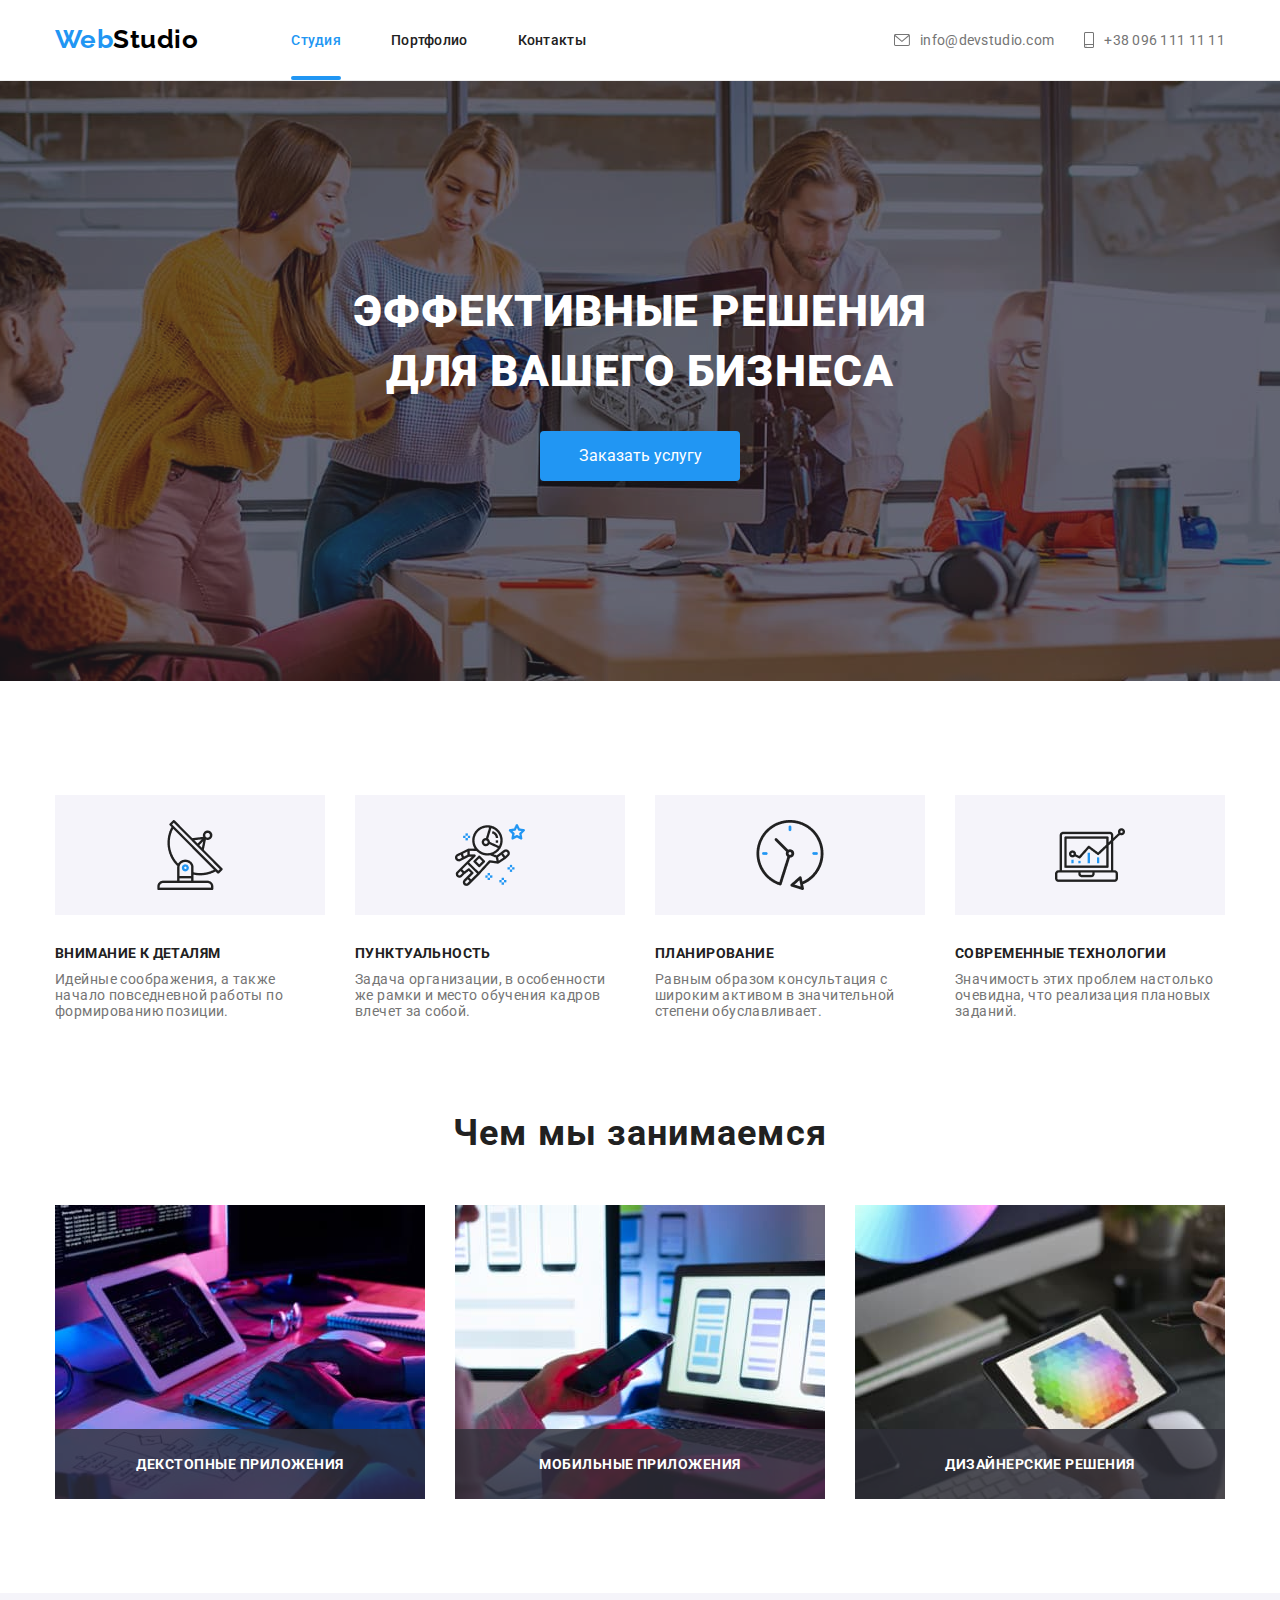
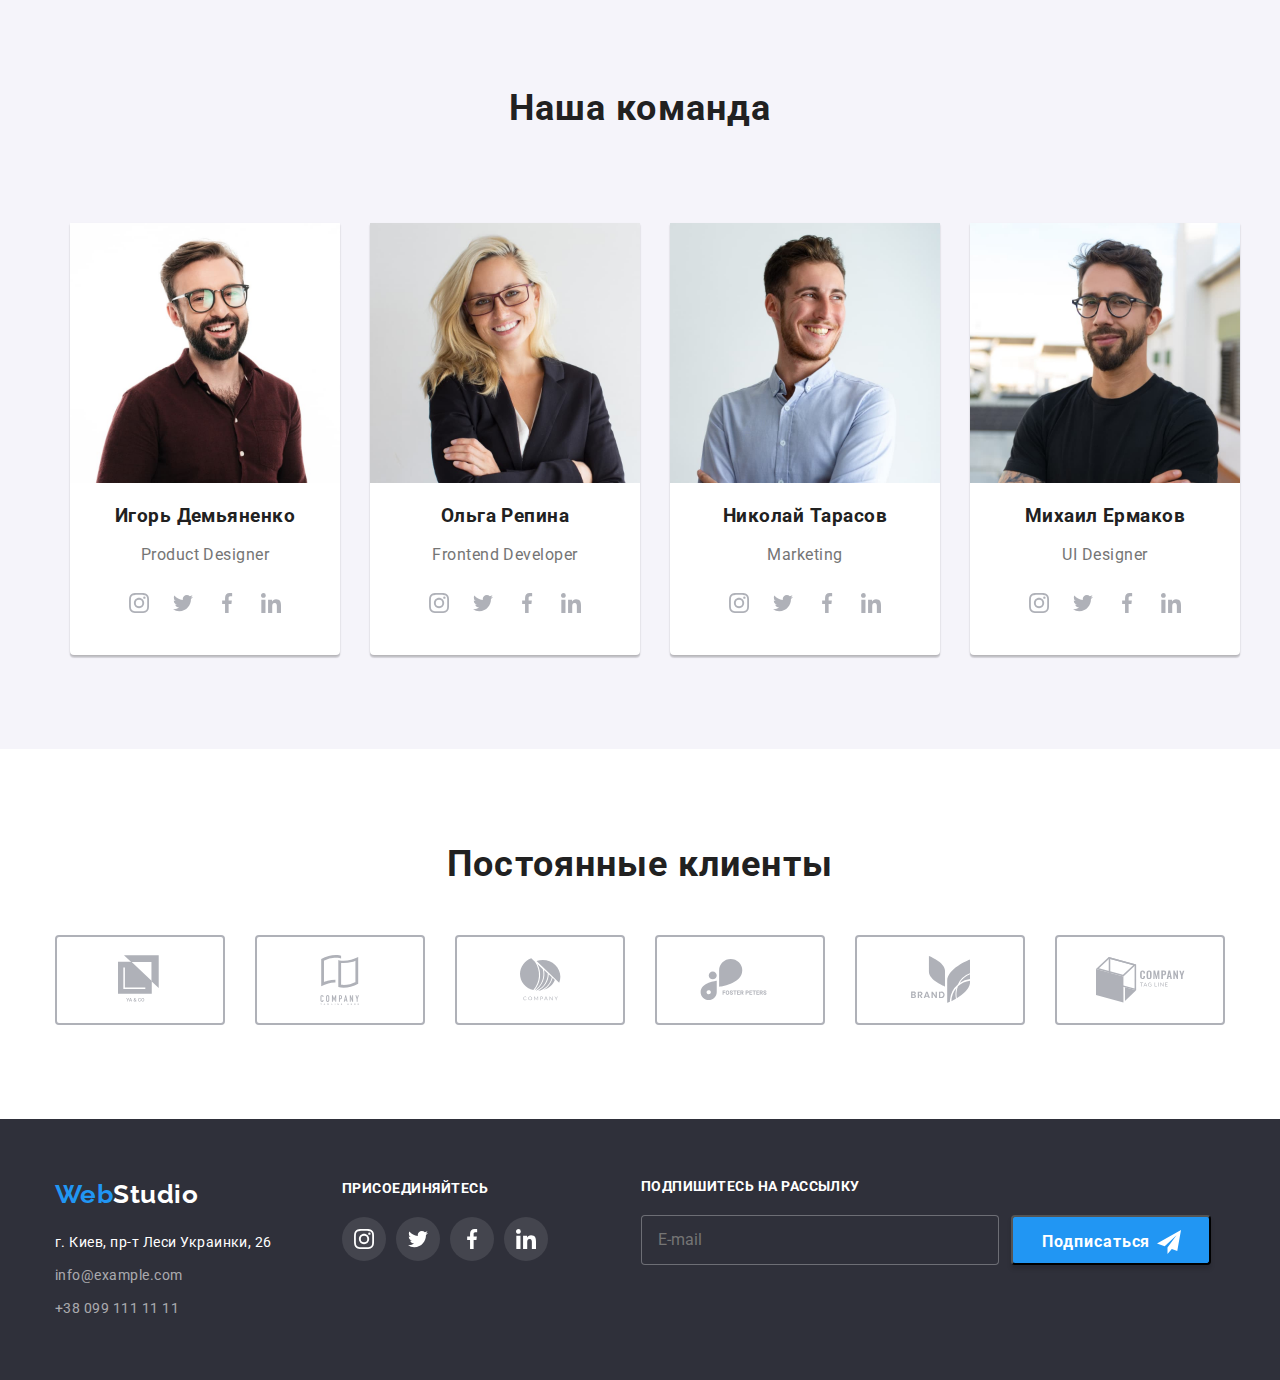
<file: index.html>
<!DOCTYPE html>
<html lang="ru">
  <head>
    <meta charset="UTF-8" />
    <meta name="viewport" content="width=device-width, initial-scale=1.0" />
    <link
      rel="stylesheet"
      href="https://cdnjs.cloudflare.com/ajax/libs/modern-normalize/1.0.0/modern-normalize.css"
    />
    <link
      href="https://fonts.googleapis.com/css2?family=Raleway:wght@300;400;500;700&family=Roboto:wght@300;400;500;700&display=swap"
      rel="stylesheet"
    />
    <link
      rel="stylesheet"
      href="https://cdnjs.cloudflare.com/ajax/libs/modern-normalize/1.0.0/modern-normalize.min.css"
    />
    <link rel="stylesheet" href="./css/main.min.css" />
    <title>WebStudio</title>
  </head>

  <body>
    <header class="header-page">
      <div class="container">
        <nav>
          <a href="./index.html" class="logo link"
            ><span class="logo-start">Web</span>Studio</a
          >

          <ul class="site-nav list">
            <li><a href="" class="link current">Студия</a></li>
            <li><a href="./portfolio.html" class="link">Портфолио</a></li>
            <li><a href="" class="link">Контакты</a></li>
          </ul>
        </nav>

        <address class="address top">
          <ul class="contact list">
            <li class="address-list-top">
              <a href="mailto:info@devstudio.com" class="link">
                <svg class="icon-envelope">
                  <use
                    href="./images/sprite-svg/sprite.svg#icon-envelope"
                  ></use>
                </svg>
                info@devstudio.com</a
              >
            </li>
            <li class="address-list-top">
              <a href="tel:+380961111111" class="link">
                <svg class="icon-smartphone">
                  <use
                    href="./images/sprite-svg/sprite.svg#icon-smartphone"
                  ></use>
                </svg>
                +38 096 111 11 11</a
              >
            </li>
          </ul>
        </address>
      </div>
    </header>

    <main>
      <section class="hero">
        <div class="container">
          <h1 class="hero-title">Эффективные решения <br> для вашего бизнеса</h1>
          <button type="button" class="button" data-modal-open>Заказать услугу</button>
        </div>
      </section>

      <section class="section">
        <h2 hidden>наши преимущества</h2>

        <div class="container advantages-list">
          <ul class="advantages list">
            <li class="icon-antenna">
              <h3 class="section-title">Внимание к деталям</h3>
              <p>
                Идейные соображения, а также начало повседневной работы по
                формированию позиции.
              </p>
            </li>
            <li class="icon-astronaut">
              <h3 class="section-title">Пунктуальность</h3>
              <p>
                Задача организации, в особенности же рамки и место обучения
                кадров влечет за собой.
              </p>
            </li>
            <li class="icon-clock">
              <h3 class="section-title">Планирование</h3>
              <p>
                Равным образом консультация с широким активом в значительной
                степени обуславливает.
              </p>
            </li>
            <li class="icon-diagram">
              <h3 class="section-title">Современные технологии</h3>
              <p>
                Значимость этих проблем настолько очевидна, что реализация
                плановых заданий.
              </p>
            </li>
          </ul>
        </div>
      </section>

      <section class="section">
        <div class="container works">
          <h2 class="section-title">Чем мы занимаемся</h2>

          <ul class="work list">
            <li>
              <img
                class="works-img"
                src="./images/images-box/box1.jpg"
                alt=""
                width="370"
                height="294"
              />
              <div class="work-title">
                <p>декстопные приложения</p>
              </div>
            </li>
            <li>
              <img
                class="works-img"
                src="./images/images-box/box2.jpg"
                alt=""
                width="370"
                height="294"
              />
              <div class="work-title">
                <p>мобильные приложения</p>
              </div>
            </li>
            <li>
              <img
                class="works-img"
                src="./images/images-box/box3.jpg"
                alt=""
                width="370"
                height="294"
              />
              <div class="work-title">
                <p>дизайнерские решения</p>
              </div>
            </li>
          </ul>
        </div>
      </section>

      <section class="section staff-section">
        <div class="container staff">
          <h2 class="section-title">Наша команда</h2>

          <div class="staff-list">
            <ul class="staff list">
              <li class="staff-people">
                <img
                  src="./images/images-person/person1.jpg"
                  alt="Игорь Демьяненко"
                />
                <h3 class="section-title">Игорь Демьяненко</h3>
                <p lang="en">Product Designer</p>
                <div class="social-link">
                  <a href="" class="social-link-thumb" target="_blank">
                    <svg>
                      <use
                        href="./images/sprite-svg/sprite.svg#icon-instagram"
                      ></use>
                    </svg>
                  </a>
                  <a href="" class="social-link-thumb" target="_blank">
                    <svg>
                      <use
                        href="./images/sprite-svg/sprite.svg#icon-twitter"
                      ></use>
                    </svg>
                  </a>
                  <a href="" class="social-link-thumb" target="_blank">
                    <svg>
                      <use
                        href="./images/sprite-svg/sprite.svg#icon-facebook"
                      ></use>
                    </svg>
                  </a>
                  <a href="" class="social-link-thumb" target="_blank">
                    <svg>
                      <use
                        href="./images/sprite-svg/sprite.svg#icon-linkedin"
                      ></use>
                    </svg>
                  </a>
                </div>
              </li>
              <li class="staff-people">
                <img
                  src="./images/images-person/person2.jpg"
                  alt="Ольга Репина"
                />
                <h3 class="section-title">Ольга Репина</h3>
                <p lang="en">Frontend Developer</p>
                <div class="social-link">
                  <a href="" class="social-link-thumb" target="_blank">
                    <svg>
                      <use
                        href="./images/sprite-svg/sprite.svg#icon-instagram"
                      ></use>
                    </svg>
                  </a>
                  <a href="" class="social-link-thumb" target="_blank">
                    <svg>
                      <use
                        href="./images/sprite-svg/sprite.svg#icon-twitter"
                      ></use>
                    </svg>
                  </a>
                  <a href="" class="social-link-thumb" target="_blank">
                    <svg>
                      <use
                        href="./images/sprite-svg/sprite.svg#icon-facebook"
                      ></use>
                    </svg>
                  </a>
                  <a href="" class="social-link-thumb" target="_blank">
                    <svg>
                      <use
                        href="./images/sprite-svg/sprite.svg#icon-linkedin"
                      ></use>
                    </svg>
                  </a>
                </div>
              </li>
              <li class="staff-people">
                <img
                  src="./images/images-person/person3.jpg"
                  alt="Николай Тарасов"
                />
                <h3 class="section-title">Николай Тарасов</h3>
                <p lang="en">Marketing</p>
                <div class="social-link">
                  <a href="" class="social-link-thumb" target="_blank">
                    <svg>
                      <use
                        href="./images/sprite-svg/sprite.svg#icon-instagram"
                      ></use>
                    </svg>
                  </a>
                  <a href="" class="social-link-thumb" target="_blank">
                    <svg>
                      <use
                        href="./images/sprite-svg/sprite.svg#icon-twitter"
                      ></use>
                    </svg>
                  </a>
                  <a href="" class="social-link-thumb" target="_blank">
                    <svg>
                      <use
                        href="./images/sprite-svg/sprite.svg#icon-facebook"
                      ></use>
                    </svg>
                  </a>
                  <a href="" class="social-link-thumb" target="_blank">
                    <svg>
                      <use
                        href="./images/sprite-svg/sprite.svg#icon-linkedin"
                      ></use>
                    </svg>
                  </a>
                </div>
              </li>
              <li class="staff-people">
                <img
                  src="./images/images-person/person4.jpg"
                  alt="Михаил Ермаков"
                />
                <h3 class="section-title">Михаил Ермаков</h3>
                <p lang="en">UI Designer</p>
                <div class="social-link">
                  <a href="" class="social-link-thumb" target="_blank">
                    <svg>
                      <use
                        href="./images/sprite-svg/sprite.svg#icon-instagram"
                      ></use>
                    </svg>
                  </a>
                  <a href="" class="social-link-thumb" target="_blank">
                    <svg>
                      <use
                        href="./images/sprite-svg/sprite.svg#icon-twitter"
                      ></use>
                    </svg>
                  </a>
                  <a href="" class="social-link-thumb" target="_blank">
                    <svg>
                      <use
                        href="./images/sprite-svg/sprite.svg#icon-facebook"
                      ></use>
                    </svg>
                  </a>
                  <a href="" class="social-link-thumb" target="_blank">
                    <svg>
                      <use
                        href="./images/sprite-svg/sprite.svg#icon-linkedin"
                      ></use>
                    </svg>
                  </a>
                </div>
              </li>
            </ul>
          </div>
        </div>
      </section>

      <section class="clients">
        <div class="container">
          <h2 class="section-title">Постоянные клиенты</h2>

          <ul class="list">
            <li>
              <a class="clients-pic" href="">
                <svg width="45px" height="50px">
                  <use href="./images/sprite-svg/sprite.svg#icon-logo-1"></use>
                </svg>
              </a>
            </li>
            <li>
              <a class="clients-pic" href="">
                <svg width="40px" height="50px">
                  <use href="./images/sprite-svg/sprite.svg#icon-logo-2"></use>
                </svg>
              </a>
            </li>
            <li>
              <a class="clients-pic" href="">
                <svg width="41px" height="43px">
                  <use href="./images/sprite-svg/sprite.svg#icon-logo-3"></use>
                </svg>
              </a>
            </li>
            <li>
              <a class="clients-pic" href="">
                <svg width="80px" height="42px">
                  <use href="./images/sprite-svg/sprite.svg#icon-logo-4"></use>
                </svg>
              </a>
            </li>
            <li>
              <a class="clients-pic" href="">
                <svg width="59px" height="47px">
                  <use href="./images/sprite-svg/sprite.svg#icon-logo-5"></use>
                </svg>
              </a>
            </li>
            <li>
              <a class="clients-pic" href="">
                <svg width="89px" height="46px">
                  <use href="./images/sprite-svg/sprite.svg#icon-logo-6"></use>
                </svg>
              </a>
            </li>
          </ul>
        </div>
      </section>
    </main>

    <footer>
      <div class="container">
       
            <address class="address-bottom">
              <div class="footer-address">
                <a href="./index.html" class="logo link" target="_blank"><span class="logo-start">Web</span><span
                    class="logo-end">Studio</span></a>
              </div>

              <ul class="address list">
                <li class="address-list">
                  <a href="https://goo.gl/maps/NCRkNM8AswAMd2es7" class="address-start link" target="_blank">г. Киев, пр-т Леси
                    Украинки, 26</a>
                </li>
                <li class="address-list">
                  <a href="mailto:info@example.com" class="address-end link" target="_blank">info@example.com</a>
                </li>
                <li class="address-list">
                  <a href="tel:+380991111111" class="address-end link" target="_blank">+38 099 111 11 11</a>
                </li>
              </ul>
            </address>

            <div class="social-links-footer">
              <strong class="phrase">присоединяйтесь</strong>
              <div class="sl-footer">
                <a href="https://www.instagram.com/" class="sl-thumb" target="_blank">
                  <svg>
                    <use href="./images/sprite-svg/sprite.svg#icon-instagram"></use>
                  </svg>
                </a>
                <a href="https://twitter.com/" class="sl-thumb" target="_blank">
                  <svg>
                    <use href="./images/sprite-svg/sprite.svg#icon-twitter"></use>
                  </svg>
                </a>
                <a href="https://www.facebook.com/" class="sl-thumb" target="_blank">
                  <svg>
                    <use href="./images/sprite-svg/sprite.svg#icon-facebook"></use>
                  </svg>
                </a>
                <a href="https://www.linkedin.com/" class="sl-thumb" target="_blank">
                  <svg>
                    <use href="./images/sprite-svg/sprite.svg#icon-linkedin"></use>
                  </svg>
                </a>
              </div>
            </div>

            <form action="#" class="footer-form">
              <div class="form-field">
                <label class="footer-form-phrase">подпишитесь на рассылку</label>
                <input type="text" class="footer-input" placeholder="E-mail">
              </div>
            
            <button type="submit" class="footer-btn">Подписаться
              <svg class="footer-icon">
                <use href="./images/sprite-svg/sprite.svg#icon-send"></use>
              </svg>
            </button>
            
            </form>
      </div>
    </footer>

    <div class="backdrop is-hidden" data-modal>
      <div class="modal">
        <button type="button" class="close-button" data-modal-close>
            <svg>
              <use href="./images/sprite-svg/sprite.svg#icon-vector"></use>
            </svg>
        </button>

        <form action="#" class="form-modal">
          <h2 class="modal-form-title">Оставьте свои данные, мы вам перезвоним</h2>

          <div class="form-field">
            <label for="name" class="form-label">Имя</label>
            <input type="text" name="name" id="name">
            <div>
              <svg class="modal-icon">
                <use href="./images/sprite-svg/sprite.svg#icon-person"></use>
              </svg>
            </div>
          </div>

          <div class="form-field">
            <label for="tel" class="form-label">Телефон</label>
            <input type="tel" name="tel" id="tel">
            <div>
              <svg class="modal-icon">
                <use href="./images/sprite-svg/sprite.svg#icon-phone"></use>
              </svg>
            </div>
          </div>

          <div class="form-field">
            <label for="mail" class="form-label">Почта</label>
            <input type="mail" name="mail" id="mail">
            <div>
              <svg class="modal-icon">
                <use href="./images/sprite-svg/sprite.svg#icon-email"></use>
              </svg>
            </div>
          </div>

          <div class="form-field">
            <label for="comment" class="form-label">Комментарий</label>
            <textarea name="comment" id="comment" placeholder="Введите текст"></textarea>
          </div>

          <div class="form-field-policy">
            <input id="policy" name="policy" type="checkbox" value="yes" class="form-checkbox"/>
            <label for="policy" class="policy-label">Соглашаюсь с рассылкой и принимаю <a href="" class="policy-doc">Условия договора</a></label>
          </div>

          <button type="submit" class="modal-btn">Отправить</button>
          
        </form>
      </div>
    </div>

    <script src="./js/modal.js"></script>
  </body>
</html>
</file>
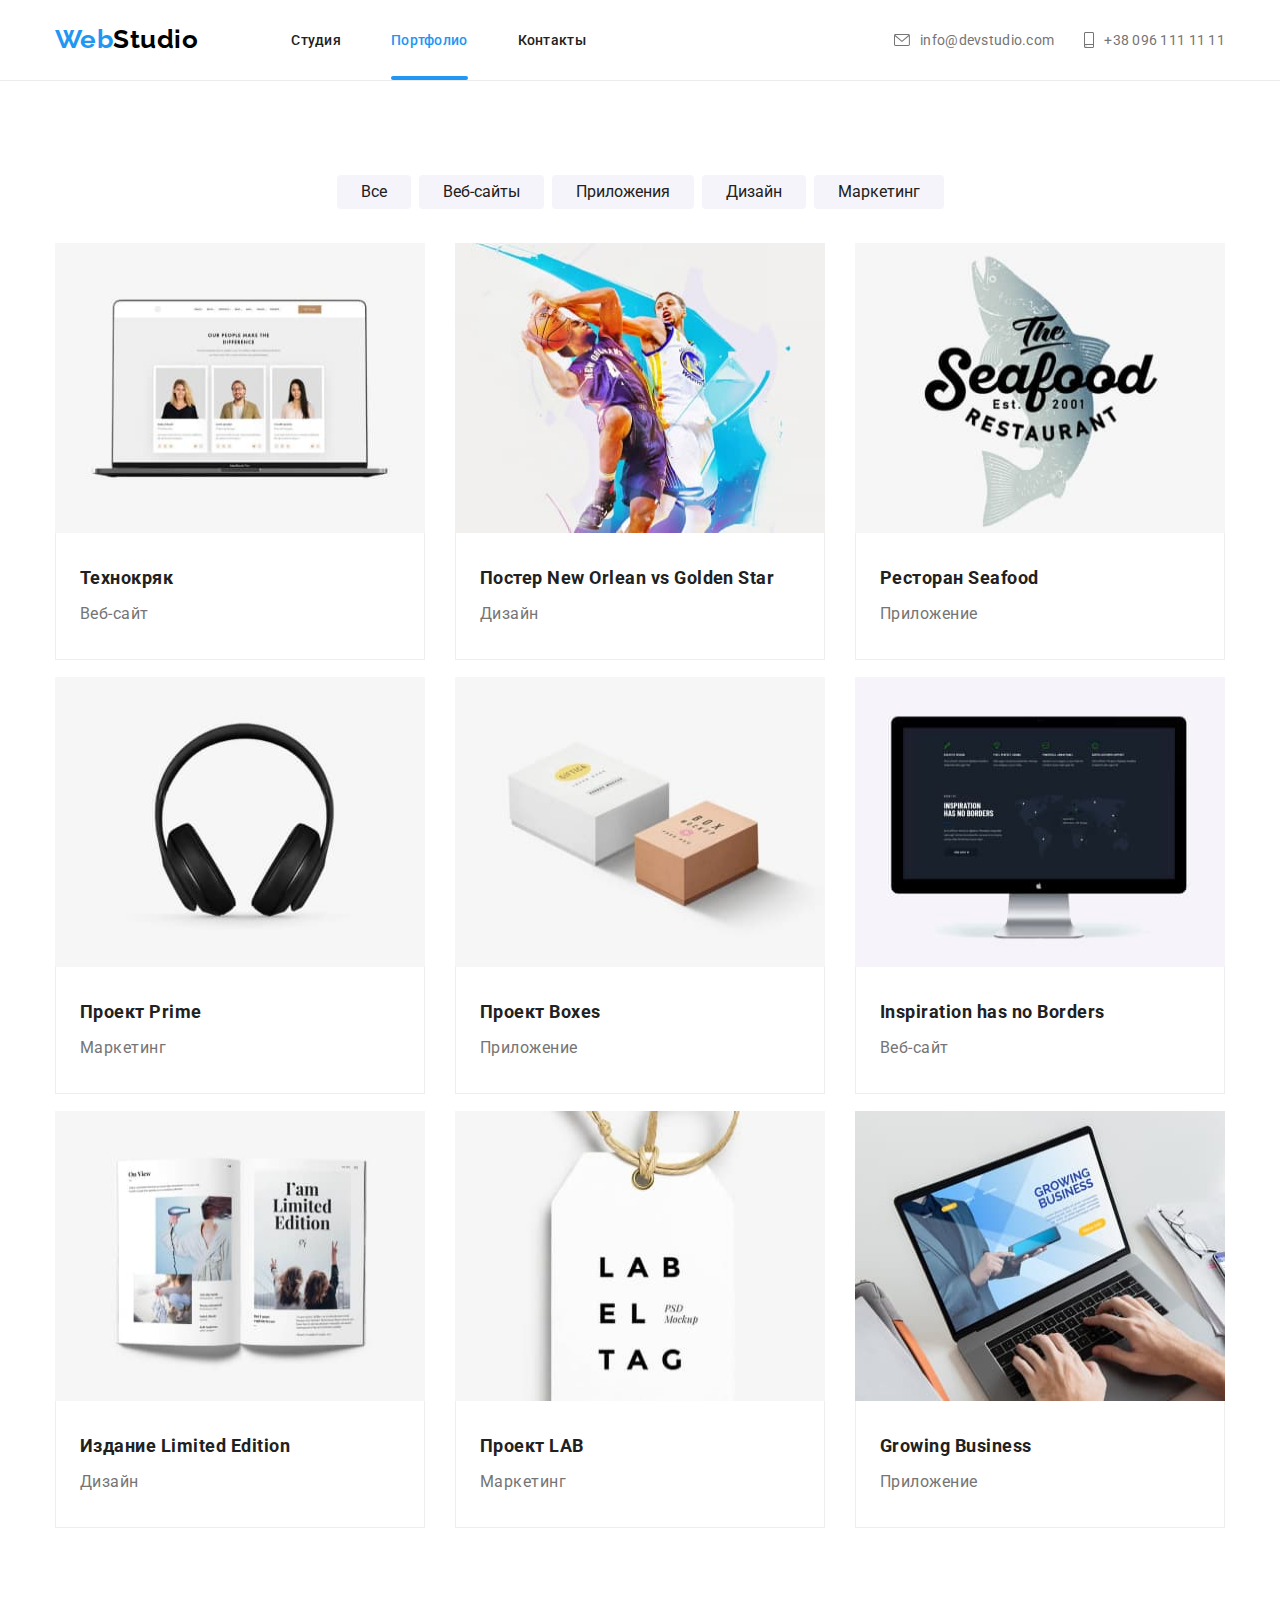
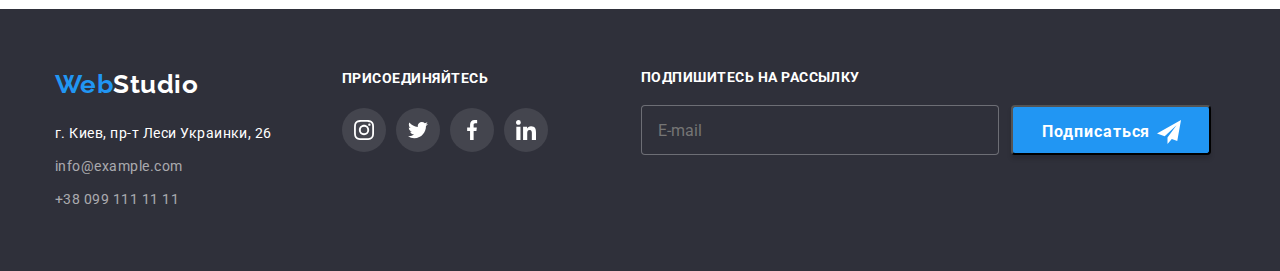
<file: portfolio.html>
<!DOCTYPE html>
<html lang="ru">
  <head>
    <meta charset="UTF-8" />
    <meta name="viewport" content="width=device-width, initial-scale=1.0" />
    <link
      rel="stylesheet"
      href="https://cdnjs.cloudflare.com/ajax/libs/modern-normalize/1.0.0/modern-normalize.css"
    />
    <link
      href="https://fonts.googleapis.com/css2?family=Raleway:wght@300;400;500;700&family=Roboto:wght@300;400;500;700&display=swap"
      rel="stylesheet"
    />
    <link
      rel="stylesheet"
      href="https://cdnjs.cloudflare.com/ajax/libs/modern-normalize/1.0.0/modern-normalize.min.css"
    />
    <link rel="stylesheet" href="./css/portfolio.min.css" />
    <title>Portfolio</title>
  </head>

  <body>
    <header class="header-page">
      <div class="container">
        <nav>
          <a href="./index.html" class="logo link""
            ><span class="logo-start">Web</span>Studio</a
          >

          <ul class="site-nav list">
            <li><a href="./index.html" class="link">Студия</a></li>
            <li>
              <a href="./portfolio.html" class="link current">Портфолио</a>
            </li>
            <li><a href="" class="link">Контакты</a></li>
          </ul>
        </nav>

        <address class="address top">
          <ul class="contact list">
            <li class="address-list-top">
              <a href="mailto:info@devstudio.com" class="link">
                <svg class="icon-envelope">
                  <use
                    href="./images/sprite-svg/sprite.svg#icon-envelope"
                  ></use>
                </svg>
                info@devstudio.com</a
              >
            </li>
            <li class="address-list-top">
              <a href="tel:+380961111111" class="link">
                <svg class="icon-smartphone">
                  <use
                    href="./images/sprite-svg/sprite.svg#icon-smartphone"
                  ></use>
                </svg>
                +38 096 111 11 11</a
              >
            </li>
          </ul>
        </address>
      </div>
    </header>
    <main>
      <div class="features container">
        <h1 hidden>функции</h1>

      <ul class="list">
        <li><button type="button">Все</button></li>
        <li><button type="button">Веб-сайты</button></li>
        <li><button type="button">Приложения</button></li>
        <li><button type="button">Дизайн</button></li>
        <li><button type="button">Маркетинг</button></li>
      </ul>  
      </div>

      <div class="projects container">
        <ul class="list">
          <li class="projects-item">
            <a href="" class="link" target="_blank">
              <div class="projects-overlay">
                <img src="./images/images-project/project1.jpg" alt="постер с баскетбольными игроками" class="projects-images" />
                <div class="overlay">
                  <p class="text">Технокряк это современная площадка распространения коронавируса. Компании используют эту платформу
                    для цифрового
                    шпионажа и атак на защищённые сервера конкурентов.</p>
                </div>
              </div>
              <div class="content-box">
                <h2 class="title">Технокряк</h2>
                <p>Веб-сайт</p>
              </div>
            </a>
          </li>
          <li class="projects-item">
            <a href="" class="link" target="_blank">
                <div class="projects-overlay">
                  <img src="./images/images-project/project2.jpg" alt="постер с баскетбольными игроками" class="projects-images" />
                  <div class="overlay">
                    <p class="text">Технокряк это современная площадка распространения коронавируса. Компании используют эту платформу для цифрового
                      шпионажа и атак на защищённые сервера конкурентов.</p>
                  </div>
                </div>
                
              <div class="content-box">
                <h2 class="title">
                  Постер <span lang="en">New Orlean vs Golden Star</span>
                </h2>
                <p>Дизайн</p>
              </div>
            </a>
          </li>
          <li class="projects-item">
            <a href="" class="link" target="_blank">
              <div class="projects-overlay">
                <img src="./images/images-project/project3.jpg" alt="постер с баскетбольными игроками" class="projects-images" />
                <div class="overlay">
                  <p class="text">Технокряк это современная площадка распространения коронавируса. Компании используют эту платформу
                    для цифрового
                    шпионажа и атак на защищённые сервера конкурентов.</p>
                </div>
              </div>
              <div class="content-box">
                <h2 class="title">Ресторан <span lang="en">Seafood</span></h2>
                <p>Приложение</p>
              </div>
            </a>
          </li>
          <li class="projects-item">
            <a href="" class="link" target="_blank">
              <div class="projects-overlay">
                <img src="./images/images-project/project4.jpg" alt="постер с баскетбольными игроками" class="projects-images" />
                <div class="overlay">
                  <p class="text">Технокряк это современная площадка распространения коронавируса. Компании используют эту платформу
                    для цифрового
                    шпионажа и атак на защищённые сервера конкурентов.</p>
                </div>
              </div>
              <div class="content-box">
                <h2 class="title">Проект <span lang="en">Prime</span></h2>
                <p>Маркетинг</p>
              </div>
            </a>
          </li>
          <li class="projects-item">
            <a href="" class="link" target="_blank">
              <div class="projects-overlay">
                <img src="./images/images-project/project5.jpg" alt="постер с баскетбольными игроками" class="projects-images" />
                <div class="overlay">
                  <p class="text">Технокряк это современная площадка распространения коронавируса. Компании используют эту платформу
                    для цифрового
                    шпионажа и атак на защищённые сервера конкурентов.</p>
                </div>
              </div>
              <div class="content-box">
                <h2 class="title">Проект <span lang="en">Boxes</span></h2>
                <p>Приложение</p>
              </div>
            </a>
          </li>
          <li class="projects-item">
            <a href="" class="link" target="_blank">
              <div class="projects-overlay">
                <img src="./images/images-project/project6.jpg" alt="постер с баскетбольными игроками" class="projects-images" />
                <div class="overlay">
                  <p class="text">Технокряк это современная площадка распространения коронавируса. Компании используют эту платформу
                    для цифрового
                    шпионажа и атак на защищённые сервера конкурентов.</p>
                </div>
              </div>
              <div class="content-box">
                <h2 lang="en" class="title">Inspiration has no Borders</h2>
                <p>Веб-сайт</p>
              </div>
            </a>
          </li>
          <li class="projects-item">
            <a href="" class="link" target="_blank">
              <div class="projects-overlay">
                <img src="./images/images-project/project7.jpg" alt="постер с баскетбольными игроками" class="projects-images" />
                <div class="overlay">
                  <p class="text">Технокряк это современная площадка распространения коронавируса. Компании используют эту платформу
                    для цифрового
                    шпионажа и атак на защищённые сервера конкурентов.</p>
                </div>
              </div>
              <div class="content-box">
                <h2 class="title">
                  Издание <span lang="en">Limited Edition</span>
                </h2>
                <p>Дизайн</p>
              </div>
            </a>
          </li>
          <li class="projects-item">
            <a href="" class="link" target="_blank">
              <div class="projects-overlay">
                <img src="./images/images-project/project8.jpg" alt="постер с баскетбольными игроками" class="projects-images" />
                <div class="overlay">
                  <p class="text">Технокряк это современная площадка распространения коронавируса. Компании используют эту платформу
                    для цифрового
                    шпионажа и атак на защищённые сервера конкурентов.</p>
                </div>
              </div>
              <div class="content-box">
                <h2 class="title">Проект <span lang="en">LAB</span></h2>
                <p>Маркетинг</p>
              </div>
            </a>
          </li>
          <li class="projects-item">
            <a href="" class="link" target="_blank">
              <div class="projects-overlay">
                <img src="./images/images-project/project9.jpg" alt="постер с баскетбольными игроками" class="projects-images" />
                <div class="overlay">
                  <p class="text">Технокряк это современная площадка распространения коронавируса. Компании используют эту платформу
                    для цифрового
                    шпионажа и атак на защищённые сервера конкурентов.</p>
                </div>
              </div>
              <div class="content-box">
                <h2 lang="en" class="title">Growing Business</h2>
                <p>Приложение</p>
              </div>
            </a>
          </li>
        </ul>
      </div>
    </main>
    <footer>
  <div class="container">

    <address class="address-bottom">
      <div class="footer-address">
        <a href="./index.html" class="logo link" target="_blank"><span class="logo-start">Web</span><span
            class="logo-end">Studio</span></a>
      </div>

      <ul class="address list">
        <li class="address-list">
          <a href="https://goo.gl/maps/NCRkNM8AswAMd2es7" class="address-start link" target="_blank">г. Киев, пр-т Леси
            Украинки, 26</a>
        </li>
        <li class="address-list">
          <a href="mailto:info@example.com" class="address-end link" target="_blank">info@example.com</a>
        </li>
        <li class="address-list">
          <a href="tel:+380991111111" class="address-end link" target="_blank">+38 099 111 11 11</a>
        </li>
      </ul>
    </address>

    <div class="social-links-footer">
      <strong class="phrase">присоединяйтесь</strong>
      <div class="sl-footer">
        <a href="https://www.instagram.com/" class="sl-thumb" target="_blank">
          <svg>
            <use href="./images/sprite-svg/sprite.svg#icon-instagram"></use>
          </svg>
        </a>
        <a href="https://twitter.com/" class="sl-thumb" target="_blank">
          <svg>
            <use href="./images/sprite-svg/sprite.svg#icon-twitter"></use>
          </svg>
        </a>
        <a href="https://www.facebook.com/" class="sl-thumb" target="_blank">
          <svg>
            <use href="./images/sprite-svg/sprite.svg#icon-facebook"></use>
          </svg>
        </a>
        <a href="https://www.linkedin.com/" class="sl-thumb" target="_blank">
          <svg>
            <use href="./images/sprite-svg/sprite.svg#icon-linkedin"></use>
          </svg>
        </a>
      </div>
    </div>

    <form action="#" class="footer-form">
      <div class="form-field">
        <label class="footer-form-phrase">подпишитесь на рассылку</label>
        <input type="text" class="footer-input" placeholder="E-mail">
      </div>

      <button type="submit" class="footer-btn">Подписаться
        <svg class="footer-icon">
          <use href="./images/sprite-svg/sprite.svg#icon-send"></use>
        </svg>
      </button>

    </form>
  </div>
    </footer>
  </body>
</html>
</file>
<file: css/main.min.css>
html{box-sizing:border-box;margin:0;padding:0}*,*::after,*::before{box-sizing:border-box}body{color:#757575;background-color:#fff;font-family:Roboto, sans-serif;letter-spacing:0.03em}.list{list-style:none;padding:0px;margin:0px}.link{text-decoration:none}.address{font-style:normal}.section-title{color:#212121}.title{color:#212121;font-size:18px}.container{width:1200px;margin-right:auto;margin-left:auto;padding-left:15px;padding-right:15px}nav{display:flex;align-items:center}.header-page>.container{display:flex}.header-page .address .link{color:#757575;font-size:14px;letter-spacing:0.02em}.header-page .address-list-top:not(:last-child){margin-right:30px}.header-page{border-bottom:1px solid #ececec}.site-nav{display:flex;margin-left:93px;padding-left:0px;margin-top:0px;margin-bottom:0px}.site-nav .link{display:block;padding-bottom:32px;padding-top:32px;color:#212121;font-family:Roboto;font-weight:500;font-size:14px;line-height:16px;letter-spacing:0.02em;transition:all 250ms cubic-bezier(0.4, 0, 0.2, 1)}.site-nav .link:hover,.site-nav .link:focus{color:#2196f3}.site-nav li:not(:last-child){margin-right:50px}.top{display:flex;align-items:center}.site-nav,.contact{letter-spacing:0.02em}.site-nav .current{color:#2196f3;position:relative}.site-nav .current::after{content:"";display:block;position:absolute;left:0px;bottom:0px;width:100%;height:4px;background-color:#2196f3;border-radius:2px}.header-page .contact{display:flex}.header-page .address{margin-left:auto}.contact .icon-envelope{width:16px;height:12px;fill:#757575}.contact .icon-smartphone{width:10px;height:16px;fill:#757575}.address-list-top svg{margin-right:10px;transition:all 250ms cubic-bezier(0.4, 0, 0.2, 1)}.address-list-top .link{display:flex;justify-content:center;align-items:center;transition:all 250ms cubic-bezier(0.4, 0, 0.2, 1)}.address-list-top .link:hover,.address-list-top .link:focus{color:#2196f3}.address-list-top .link:hover svg,.address-list-top .link:focus svg{fill:#2196f3}.logo{color:#000000;font-family:Raleway, sans-serif;font-weight:700;font-size:26px;line-height:1.2}.logo:hover{color:#2196f3}.logo-start{color:#2196f3}.logo-end{color:#fff}.hero{max-width:1600px;max-height:600px;margin-left:auto;margin-right:auto;background-color:rgba(47,48,58,0.4);background-image:url(../images/images-hero/overlay.png),url(../images/images-hero/background-image.jpg);background-repeat:no-repeat;background-size:cover;background-position:center}.hero .container{padding-top:200px;letter-spacing:0.06em;color:#fff;text-align:center;text-transform:uppercase}.hero-title{margin-top:0px;margin-bottom:30px;font-size:44px;font-weight:900;line-height:60px}.button{padding:10px 32px;margin-bottom:200px;min-width:200px;height:50px;border:none;border-radius:4px;background-color:#2196f3;color:#fff;background-color:#2196f3;cursor:pointer}.backdrop{position:fixed;top:0px;left:0px;width:100%;height:100%;background:rgba(0,0,0,0.2);transition:all 250ms cubic-bezier(0.4, 0, 0.2, 1)}.is-hidden{opacity:0;visibility:hidden;pointer-events:none;transition:all 250ms cubic-bezier(0.4, 0, 0.2, 1) 250ms}.modal{position:absolute;left:50%;top:50%;transform:translate(-50%, -50%) scale(1);padding:40px;min-width:528px;height:581px;border-radius:4px;box-shadow:0px 1px 3px rgba(0,0,0,0.12),0px 1px 1px rgba(0,0,0,0.14),0px 2px 1px rgba(0,0,0,0.2);background:#fff;transition:all 250ms cubic-bezier(0.4, 0, 0.2, 1) 250ms}.modal-form-title{font-weight:700;font-size:20px;line-height:23px;letter-spacing:0.03em;color:#212121}.form-modal .form-field{position:relative;display:flex;flex-direction:column}.form-modal .form-field:not(:last-child){margin-bottom:10px}.form-modal .form-label{margin-bottom:4px;font-weight:400;font-size:12px;line-height:14px;letter-spacing:0.01em;color:#757575}.form-modal .form-field input{display:block;width:448px;height:40px;padding:14px 42px;border:1px solid rgba(33,33,33,0.2);border-radius:4px;cursor:pointer;outline:none}.form-modal .form-field input:focus{border:1px solid #2196f3}.form-modal .modal-icon{position:absolute;bottom:11px;left:12px;width:18px;height:18px;fill:#212121}.form-field:focus-within .modal-icon{fill:#2196f3}textarea{display:block;width:448px;height:120px;padding:12px 16px;resize:none;border:1px solid rgba(33,33,33,0.2);border-radius:4px;font-weight:400;font-size:14px;line-height:16px;letter-spacing:0.01em;outline:none}textarea:focus{border:1px solid #2196f3}textarea::placeholder{font-weight:400;font-size:14px;line-height:16px;letter-spacing:0.01em;color:rgba(117,117,117,0.5)}.form-field-policy{display:flex;align-items:center;justify-content:center;margin-bottom:30px}.form-field-policy label{font-weight:400;font-size:14px;line-height:24px;letter-spacing:0.03em;color:#757575}.is-hidden .modal{transform:translate(-50%, -50%) scale(0);transition:all 250ms cubic-bezier(0.4, 0, 0.2, 1)}.close-button{position:absolute;right:8px;top:8px;width:30px;height:30px;padding:6px;background-color:#fff;border-radius:50%;border:1px solid rgba(0,0,0,0.1);cursor:pointer}.close-button svg{width:11px;height:11px;fill:#000000}.close-button:focus svg,.close-button:hover svg{fill:#2196f3;cursor:pointer}.modal-form-title{font-weight:700;font-size:20px;line-height:23px;letter-spacing:0.03em;color:#212121}.form-checkbox{-webkit-appearance:none;-moz-appearance:none;appearance:none;position:absolute}.policy-label::before{content:"";display:inline-block;width:16px;height:15px;margin-right:7px;border-radius:2px;background-image:url("../images/sprite-svg/not-check.svg")}.form-field-policy .policy-doc{color:#2196f3}.form-checkbox:checked+.policy-label::before{background-image:url("../images/sprite-svg/check.svg");background-size:content;background-origin:border-box;border-radius:2px;background-color:#2196f3}.modal-btn{display:block;width:200px;height:50px;margin-left:auto;margin-right:auto;padding:10px 55px;background:#188ce8;box-shadow:0px 4px 4px rgba(0,0,0,0.15);border-radius:4px;font-weight:700;font-size:16px;line-height:30px;letter-spacing:0.06em;color:main-bg-color;cursor:pointer}.advantages{display:flex;justify-content:space-between}.advantages h3{margin-bottom:10px;margin-top:30px}.advantages p{margin-top:0px;margin-bottom:0px;font-size:14px;letter-spacing:0.03em}.advantages .section-title{font-size:14px;letter-spacing:0.03em;text-transform:uppercase}.advantages li:not(:last-child){margin-right:30px}.advantages-list li{max-width:270px}.advantages-list li:not(:last-child){margin-right:14px}.section .advantages-list{padding-top:20px}.container .advantages{padding-top:94px;padding-bottom:94px}.icon-antenna::before{content:"";height:120px;display:block;background-color:#f5f4fa;background-image:url(../images/images-png/antenna.png);background-repeat:no-repeat;background-position:center}.icon-astronaut::before{content:"";height:120px;display:block;background-color:#f5f4fa;background-image:url(../images/images-png/astronaut.png);background-repeat:no-repeat;background-position:center}.icon-clock::before{content:"";height:120px;display:block;background-color:#f5f4fa;background-image:url(../images/images-png/clock.png);background-repeat:no-repeat;background-position:center}.icon-diagram::before{content:"";height:120px;display:block;background-color:#f5f4fa;background-image:url(../images/images-png/diagram.png);background-repeat:no-repeat;background-position:center}.section .works{padding-left:15px;padding-right:15px}.work{display:flex;justify-content:space-between}.work li{position:relative}.works{padding-right:0px;padding-left:0px}.works .list{padding-bottom:94px}.works .section-title{margin-top:0px;margin-bottom:50px;font-size:36px;text-align:center;letter-spacing:0.03em}.works-img{display:block}.work-title{position:absolute;display:flex;align-items:center;justify-content:center;left:0px;bottom:0px;width:100%;height:70px;background-color:rgba(47,48,58,0.8)}.work-title p{font-size:14px;font-weight:700;text-transform:uppercase;color:#fff}.section .staff{padding-right:15px;padding-left:15px}.staff-section{background-color:#f5f4fa}.staff>.section-title{margin-top:0px;margin-bottom:94px;font-size:36px;line-height:42px;text-align:center;letter-spacing:0.03em}.section>.staff{padding-top:94px;padding-bottom:94px}.staff-list ul{display:flex;text-align:center;justify-content:space-between}.staff-list li{background-color:#fff;border-radius:0px 0px 4px 4px}.staff{padding-left:0px;padding-right:0px}.staff li:not(:last-child){margin-right:30px}.staff-people>img{width:270px;height:260px;background-color:#2f303a}.staff-people{box-shadow:0px 3px 1px rgba(0,0,0,0.1),0px 1px 2px rgba(0,0,0,0.08),0px 2px 2px rgba(0,0,0,0.12)}.social-link{display:flex;justify-content:center;margin-bottom:30px}.social-link a{display:flex;justify-content:center;align-items:center}.social-link-thumb{width:44px;height:44px;transition:all 250ms cubic-bezier(0.4, 0, 0.2, 1)}.social-link-thumb:focus,.social-link-thumb:hover{background-color:#2196f3;border-radius:50%;cursor:pointer}.social-link-thumb:hover svg,.social-link-thumb:focus svg{fill:#fff}.social-link svg{width:20px;height:20px;fill:#afb1b8;transition:all 250ms cubic-bezier(0.4, 0, 0.2, 1)}.clients .section-title{margin-top:0px;margin-bottom:50px;font-weight:700px;font-size:36px;line-height:42px;text-align:center;letter-spacing:0.03em}.clients .container{padding-top:94px;padding-bottom:94px;padding-right:15px;padding-left:15px}.clients .list{display:flex;justify-content:space-between}.clients .list a{display:flex;justify-content:center;align-items:center;width:170px;height:90px;background-color:#fff;border:2px solid #afb1b8;border-radius:4px;transition:all 250ms cubic-bezier(0.4, 0, 0.2, 1)}.clients .list a:focus,.clients .list a:hover{border:2px solid #2196f3}.clients-pic svg{fill:#afb1b8;transition:all 250ms cubic-bezier(0.4, 0, 0.2, 1)}.clients-pic:hover svg,.clients-pic:focus svg{fill:#2196f3}footer{background-color:#2f303a}footer .container{display:flex;padding-top:60px;padding-bottom:60px}footer .logo{display:inline-block;margin-top:0px;margin-bottom:20px;font-style:normal}footer .address{padding-left:0px}.address-list:not(:last-child){margin-bottom:9px}.address .link-address{color:#fff}.address .link{color:rgba(22,15,15,0.8)}.address .address-start{color:#fff}.address .address-end{color:rgba(255,255,255,0.6)}.social-links-footer{margin-right:93px}.social-links-footer .phrase{text-transform:uppercase;color:#fff;font-size:14px}.social-links-footer .sl-thumb{width:44px;height:44px;border-radius:50%}.social-links-footer .sl-thumb:not(:last-child){margin-right:10px}.address-bottom{margin-right:70px}.address-bottom .address{margin-top:0px;margin-bottom:0px;font-size:14px;line-height:24px}.sl-footer{display:flex;margin-top:20px}.sl-footer svg{width:20px;height:20px;fill:#fff}.sl-footer a{display:flex;justify-content:center;align-items:center;width:44px;height:44px;background-color:rgba(255,255,255,0.1);border-radius:50%;transition:all 250ms cubic-bezier(0.4, 0, 0.2, 1)}.sl-footer a:focus,.sl-footer a:hover{background-color:#2196f3}.footer-form{display:flex;align-items:flex-end;justify-content:space-between;width:570px;height:86px}.footer-form .form-field{margin-bottom:0}.footer-form .footer-input{display:block;padding:15px 16px;width:358px;height:50px;border:1px solid rgba(255,255,255,0.3);box-sizing:border-box;background-color:#2f303a;border-radius:4px;color:#fff}.footer-form .footer-icon{position:absolute;right:28px;top:13px;width:24px;height:24px;fill:#fff}.footer-form-phrase{display:block;margin-bottom:20px;text-transform:uppercase;color:#fff;font-size:14px;font-weight:700}.footer-btn{position:relative;width:200px;height:50px;padding:10px 62px 10px 29px;background-color:#2196f3;box-shadow:0px 4px 4px rgba(0,0,0,0.15);border-radius:4px;cursor:pointer;font-weight:700;font-size:16px;line-height:30px;letter-spacing:0.06em;color:#fff}
/*# sourceMappingURL=main.min.css.map */
</file>
<file: css/portfolio.min.css>
html{box-sizing:border-box;margin:0;padding:0}*,*::after,*::before{box-sizing:border-box}body{color:#757575;background-color:#fff;font-family:Roboto, sans-serif;letter-spacing:0.03em}.list{list-style:none;padding:0px;margin:0px}.link{text-decoration:none}.address{font-style:normal}.section-title{color:#212121}.title{color:#212121;font-size:18px}.container{width:1200px;margin-right:auto;margin-left:auto;padding-left:15px;padding-right:15px}nav{display:flex;align-items:center}.header-page>.container{display:flex}.header-page .address .link{color:#757575;font-size:14px;letter-spacing:0.02em}.header-page .address-list-top:not(:last-child){margin-right:30px}.header-page{border-bottom:1px solid #ececec}.site-nav{display:flex;margin-left:93px;padding-left:0px;margin-top:0px;margin-bottom:0px}.site-nav .link{display:block;padding-bottom:32px;padding-top:32px;color:#212121;font-family:Roboto;font-weight:500;font-size:14px;line-height:16px;letter-spacing:0.02em;transition:all 250ms cubic-bezier(0.4, 0, 0.2, 1)}.site-nav .link:hover,.site-nav .link:focus{color:#2196f3}.site-nav li:not(:last-child){margin-right:50px}.top{display:flex;align-items:center}.site-nav,.contact{letter-spacing:0.02em}.site-nav .current{color:#2196f3;position:relative}.site-nav .current::after{content:"";display:block;position:absolute;left:0px;bottom:0px;width:100%;height:4px;background-color:#2196f3;border-radius:2px}.header-page .contact{display:flex}.header-page .address{margin-left:auto}.contact .icon-envelope{width:16px;height:12px;fill:#757575}.contact .icon-smartphone{width:10px;height:16px;fill:#757575}.address-list-top svg{margin-right:10px;transition:all 250ms cubic-bezier(0.4, 0, 0.2, 1)}.address-list-top .link{display:flex;justify-content:center;align-items:center;transition:all 250ms cubic-bezier(0.4, 0, 0.2, 1)}.address-list-top .link:hover,.address-list-top .link:focus{color:#2196f3}.address-list-top .link:hover svg,.address-list-top .link:focus svg{fill:#2196f3}.logo{color:#000000;font-family:Raleway, sans-serif;font-weight:700;font-size:26px;line-height:1.2}.logo:hover{color:#2196f3}.logo-start{color:#2196f3}.logo-end{color:#fff}main{padding-top:94px;padding-bottom:94px}.features .list{display:flex;justify-content:center;margin-bottom:34px}.features li:not(:last-child){margin-right:8px}.features button{color:#212121;background-color:#f5f4fa;border-radius:4px;border-color:transparent;padding:6px 22px;cursor:pointer;transition:all 250ms cubic-bezier(0.4, 0, 0.2, 1)}.features button:hover,.features button:focus{color:#fff;background-color:#2196f3;box-shadow:0px 3px 1px rgba(0,0,0,0.1),0px 1px 2px rgba(0,0,0,0.08),0px 2px 2px rgba(0,0,0,0.12)}.projects>.list{display:flex;flex-wrap:wrap;padding:0px;margin:0px}.projects-images{display:block;width:370px;height:290px;overflow:hidden}.title{color:#212121;font-size:18px}.projects a p{color:#757575}.projects-item{width:370px;height:404px;margin-bottom:30px;transition:all 250ms cubic-bezier(0.4, 0, 0.2, 1)}.projects-item:not(:nth-child(3n)){margin-right:30px}.projects-item:nth-last-child(-n+3){margin-bottom:0px}.projects-item:hover,.projects-item:focus{box-shadow:0px 1px 1px rgba(0,0,0,0.12),0px 4px 4px rgba(0,0,0,0.06),1px 4px 6px rgba(0,0,0,0.16);width:370px;height:404px}.content-box{width:370px;padding:20px 24px;border-left:1px solid #eeeeee;border-bottom:1px solid #eeeeee;border-right:1px solid #eeeeee}.projects-overlay{position:relative;overflow:hidden}.overlay{content:"";position:absolute;left:0px;top:0px;display:block;width:370px;height:294px;padding:63px 24px;background-color:rgba(33,150,243,0.9);transform:translateY(100%);opacity:0;transition:transform 250ms cubic-bezier(0.4, 0, 0.2, 1)}.overlay:focus,.overlay:hover{transform:translateY(0);opacity:1}.projects-item:hover .overlay,.projects-item:focus .overlay{transform:translateY(0);opacity:1}.overlay .text{color:#fff;font-size:18px;font-weight:400;line-height:28px}.projects-item .link:hover .overlay,.projects-item .link:focus .overlay{transform:translateY(0);opacity:1}footer{background-color:#2f303a}footer .container{display:flex;padding-top:60px;padding-bottom:60px}footer .logo{display:inline-block;margin-top:0px;margin-bottom:20px;font-style:normal}footer .address{padding-left:0px}.address-list:not(:last-child){margin-bottom:9px}.address .link-address{color:#fff}.address .link{color:rgba(22,15,15,0.8)}.address .address-start{color:#fff}.address .address-end{color:rgba(255,255,255,0.6)}.social-links-footer{margin-right:93px}.social-links-footer .phrase{text-transform:uppercase;color:#fff;font-size:14px}.social-links-footer .sl-thumb{width:44px;height:44px;border-radius:50%}.social-links-footer .sl-thumb:not(:last-child){margin-right:10px}.address-bottom{margin-right:70px}.address-bottom .address{margin-top:0px;margin-bottom:0px;font-size:14px;line-height:24px}.sl-footer{display:flex;margin-top:20px}.sl-footer svg{width:20px;height:20px;fill:#fff}.sl-footer a{display:flex;justify-content:center;align-items:center;width:44px;height:44px;background-color:rgba(255,255,255,0.1);border-radius:50%;transition:all 250ms cubic-bezier(0.4, 0, 0.2, 1)}.sl-footer a:focus,.sl-footer a:hover{background-color:#2196f3}.footer-form{display:flex;align-items:flex-end;justify-content:space-between;width:570px;height:86px}.footer-form .form-field{margin-bottom:0}.footer-form .footer-input{display:block;padding:15px 16px;width:358px;height:50px;border:1px solid rgba(255,255,255,0.3);box-sizing:border-box;background-color:#2f303a;border-radius:4px;color:#fff}.footer-form .footer-icon{position:absolute;right:28px;top:13px;width:24px;height:24px;fill:#fff}.footer-form-phrase{display:block;margin-bottom:20px;text-transform:uppercase;color:#fff;font-size:14px;font-weight:700}.footer-btn{position:relative;width:200px;height:50px;padding:10px 62px 10px 29px;background-color:#2196f3;box-shadow:0px 4px 4px rgba(0,0,0,0.15);border-radius:4px;cursor:pointer;font-weight:700;font-size:16px;line-height:30px;letter-spacing:0.06em;color:#fff}
/*# sourceMappingURL=portfolio.min.css.map */
</file>
